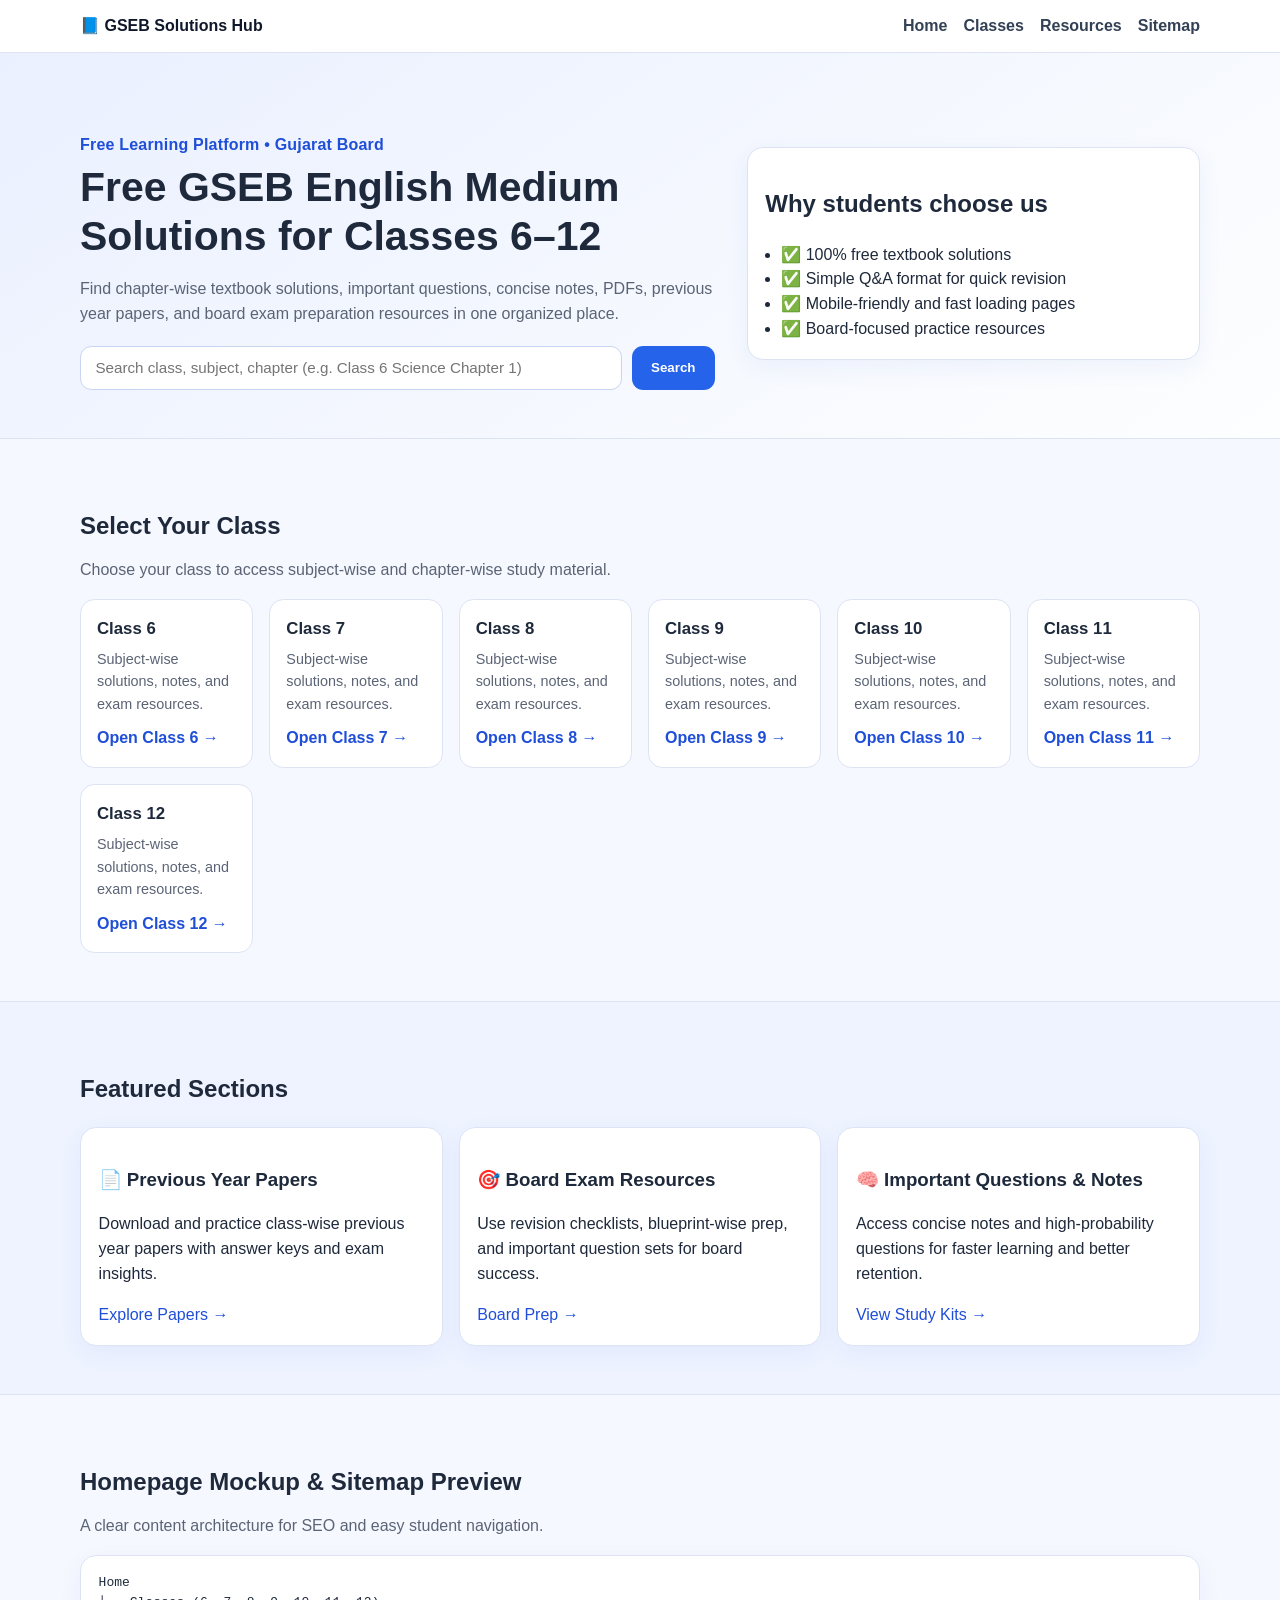
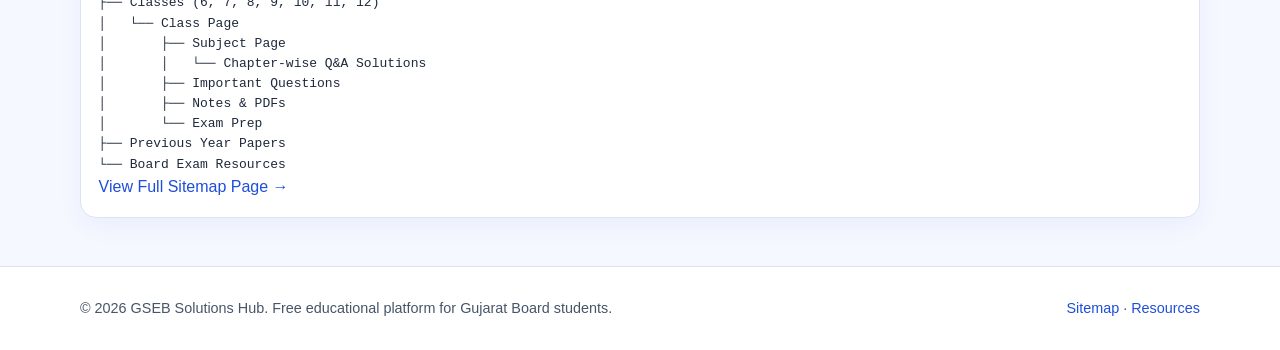
<file: index.html>
<!DOCTYPE html>
<html lang="en">
<head>
  <meta charset="UTF-8" />
  <meta name="viewport" content="width=device-width, initial-scale=1.0" />
  <title>GSEB Solutions Hub | Free GSEB English Medium Textbook Solutions</title>
  <meta name="description" content="GSEB Solutions Hub offers free GSEB English Medium textbook solutions for Classes 6 to 12, subject-wise chapters, notes, PDFs, important questions, and board exam resources." />
  <meta name="keywords" content="GSEB solutions, GSEB English medium, Class 6 to 12, textbook answers, Gujarat board, free study material" />
  <link rel="canonical" href="https://example.com/" />
  <meta property="og:title" content="GSEB Solutions Hub" />
  <meta property="og:description" content="Free GSEB English Medium textbook solutions for Classes 6-12." />
  <meta property="og:type" content="website" />
  <meta property="og:url" content="https://example.com/" />
  <meta name="theme-color" content="#1f4ed8" />
  <link rel="stylesheet" href="styles.css" />
</head>
<body>
  <header class="topbar sticky">
    <div class="container nav-wrap">
      <a class="logo" href="index.html">📘 GSEB Solutions Hub</a>
      <nav aria-label="Main navigation">
        <ul class="nav-links">
          <li><a href="index.html">Home</a></li>
          <li><a href="classes.html">Classes</a></li>
          <li><a href="resources.html">Resources</a></li>
          <li><a href="sitemap.html">Sitemap</a></li>
        </ul>
      </nav>
    </div>
  </header>

  <main>
    <section class="hero">
      <div class="container hero-grid">
        <div>
          <p class="eyebrow">Free Learning Platform • Gujarat Board</p>
          <h1>Free GSEB English Medium Solutions for Classes 6–12</h1>
          <p class="subtext">Find chapter-wise textbook solutions, important questions, concise notes, PDFs, previous year papers, and board exam preparation resources in one organized place.</p>
          <form class="search" role="search" action="classes.html" method="get">
            <label for="siteSearch" class="sr-only">Search class or subject</label>
            <input id="siteSearch" name="q" type="search" placeholder="Search class, subject, chapter (e.g. Class 6 Science Chapter 1)" />
            <button type="submit">Search</button>
          </form>
        </div>
        <aside class="hero-card" aria-label="Quick highlights">
          <h2>Why students choose us</h2>
          <ul>
            <li>✅ 100% free textbook solutions</li>
            <li>✅ Simple Q&A format for quick revision</li>
            <li>✅ Mobile-friendly and fast loading pages</li>
            <li>✅ Board-focused practice resources</li>
          </ul>
        </aside>
      </div>
    </section>

    <section class="section">
      <div class="container">
        <h2>Select Your Class</h2>
        <p class="section-sub">Choose your class to access subject-wise and chapter-wise study material.</p>
        <div class="grid class-grid" id="homeClassCards"></div>
      </div>
    </section>

    <section class="section muted">
      <div class="container">
        <h2>Featured Sections</h2>
        <div class="grid feature-grid">
          <article class="card">
            <h3>📄 Previous Year Papers</h3>
            <p>Download and practice class-wise previous year papers with answer keys and exam insights.</p>
            <a href="resources.html#papers">Explore Papers →</a>
          </article>
          <article class="card">
            <h3>🎯 Board Exam Resources</h3>
            <p>Use revision checklists, blueprint-wise prep, and important question sets for board success.</p>
            <a href="resources.html#board">Board Prep →</a>
          </article>
          <article class="card">
            <h3>🧠 Important Questions & Notes</h3>
            <p>Access concise notes and high-probability questions for faster learning and better retention.</p>
            <a href="resources.html#notes">View Study Kits →</a>
          </article>
        </div>
      </div>
    </section>

    <section class="section">
      <div class="container">
        <h2>Homepage Mockup & Sitemap Preview</h2>
        <p class="section-sub">A clear content architecture for SEO and easy student navigation.</p>
        <div class="card sitemap">
<pre>
Home
├── Classes (6, 7, 8, 9, 10, 11, 12)
│   └── Class Page
│       ├── Subject Page
│       │   └── Chapter-wise Q&A Solutions
│       ├── Important Questions
│       ├── Notes & PDFs
│       └── Exam Prep
├── Previous Year Papers
└── Board Exam Resources
</pre>
          <a href="sitemap.html">View Full Sitemap Page →</a>
        </div>
      </div>
    </section>
  </main>

  <footer class="footer">
    <div class="container footer-wrap">
      <p>© 2026 GSEB Solutions Hub. Free educational platform for Gujarat Board students.</p>
      <p><a href="sitemap.html">Sitemap</a> · <a href="resources.html">Resources</a></p>
    </div>
  </footer>

  <script src="data.js"></script>
  <script src="main.js"></script>
</body>
</html>
</file>
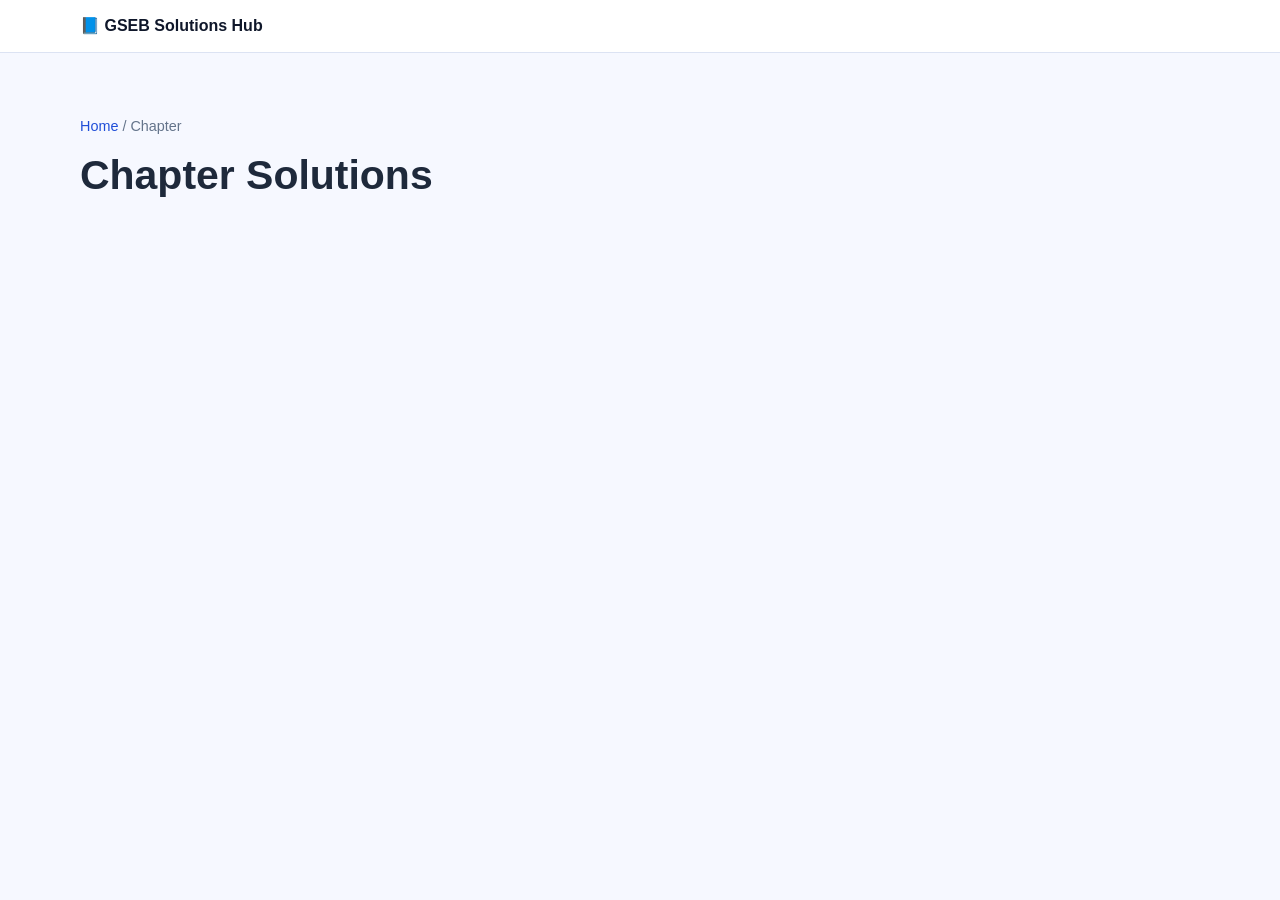
<file: chapter.html>
<!DOCTYPE html>
<html lang="en">
<head>
  <meta charset="UTF-8" />
  <meta name="viewport" content="width=device-width, initial-scale=1.0" />
  <title>Chapter Solutions | GSEB Solutions Hub</title>
  <meta name="description" content="Exercise-wise GSEB chapter solutions with questions and answers." />
  <link rel="stylesheet" href="styles.css" />
</head>
<body>
  <header class="topbar sticky"><div class="container nav-wrap"><a class="logo" href="index.html">📘 GSEB Solutions Hub</a></div></header>
  <main class="section">
    <div class="container">
      <p class="breadcrumbs"><a href="index.html">Home</a> / Chapter</p>
      <h1 id="chapterTitle">Chapter Solutions</h1>
      <section id="chapterBody"></section>
    </div>
  </main>
  <script src="data.js"></script>
  <script src="main.js"></script>
</body>
</html>
</file>
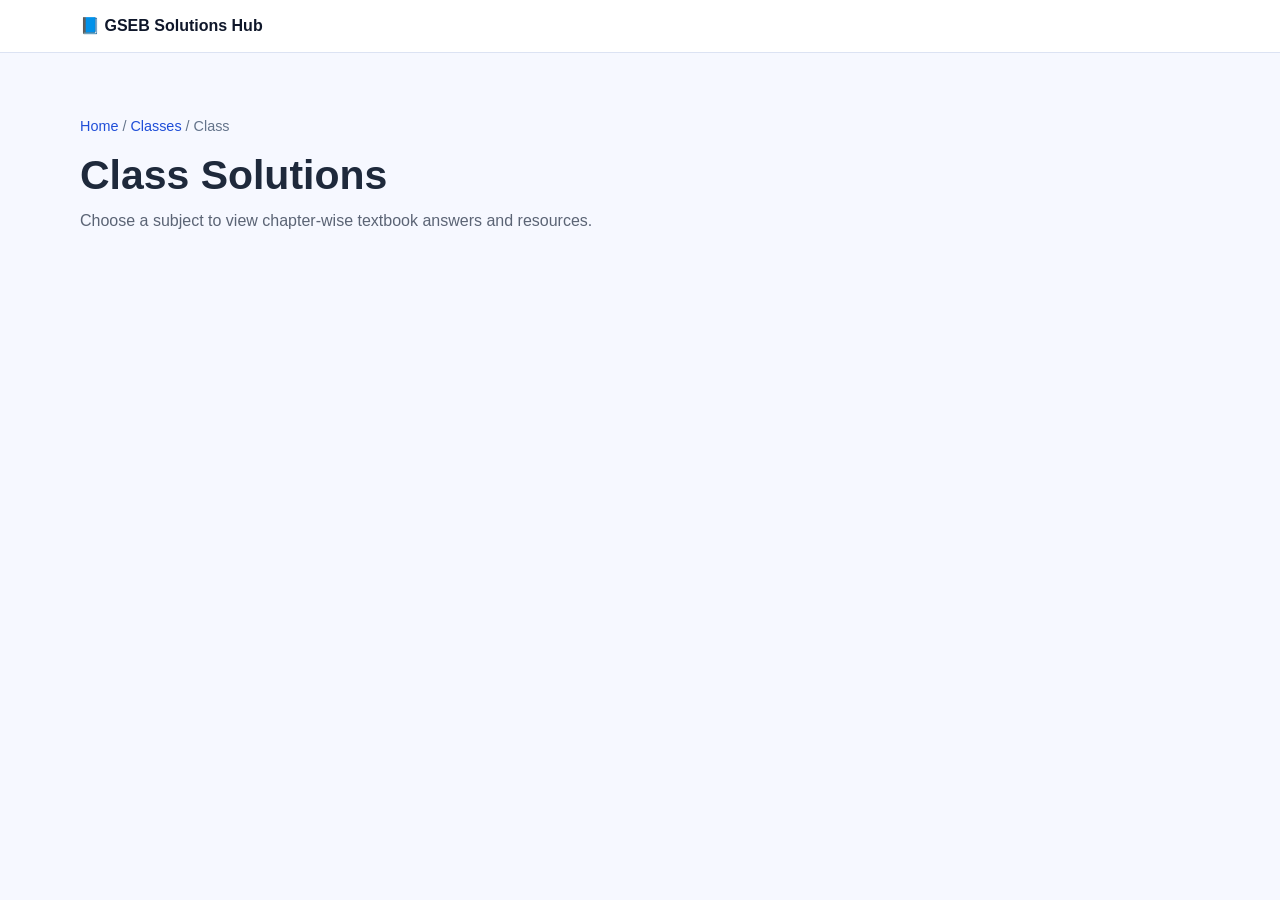
<file: class.html>
<!DOCTYPE html>
<html lang="en">
<head>
  <meta charset="UTF-8" />
  <meta name="viewport" content="width=device-width, initial-scale=1.0" />
  <title>Class Solutions | GSEB Solutions Hub</title>
  <meta name="description" content="Get subject-wise free GSEB solutions for your class." />
  <link rel="stylesheet" href="styles.css" />
</head>
<body>
  <header class="topbar sticky"><div class="container nav-wrap"><a class="logo" href="index.html">📘 GSEB Solutions Hub</a></div></header>
  <main class="section">
    <div class="container">
      <p class="breadcrumbs"><a href="index.html">Home</a> / <a href="classes.html">Classes</a> / Class</p>
      <h1 id="classTitle">Class Solutions</h1>
      <p class="section-sub">Choose a subject to view chapter-wise textbook answers and resources.</p>
      <section class="grid listing" id="classSubjects"></section>
    </div>
  </main>
  <script src="data.js"></script>
  <script src="main.js"></script>
</body>
</html>
</file>
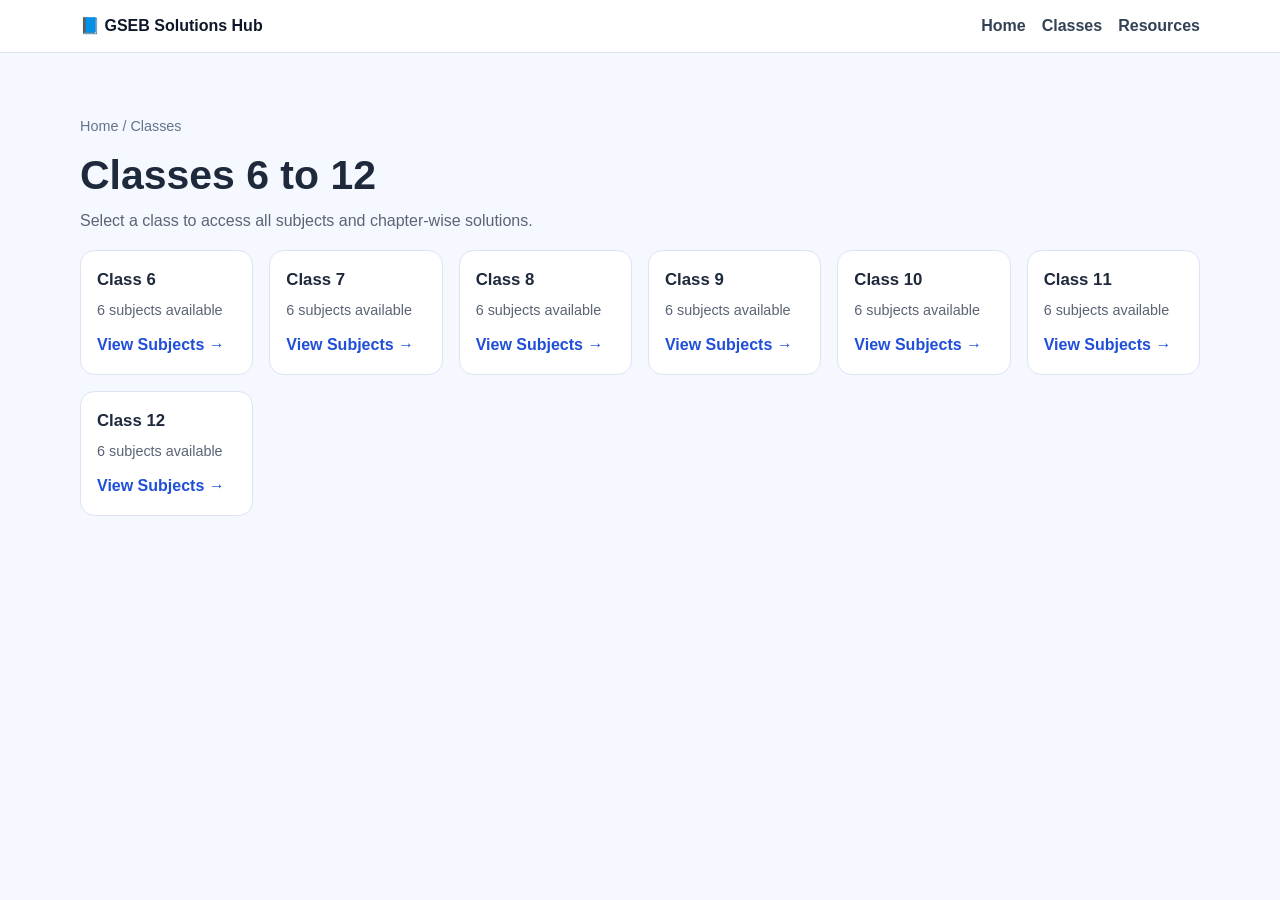
<file: classes.html>
<!DOCTYPE html>
<html lang="en">
<head>
  <meta charset="UTF-8" />
  <meta name="viewport" content="width=device-width, initial-scale=1.0" />
  <title>All Classes | GSEB Solutions Hub</title>
  <meta name="description" content="Browse free GSEB English Medium solutions by class from 6 to 12." />
  <link rel="stylesheet" href="styles.css" />
</head>
<body>
  <header class="topbar sticky">
    <div class="container nav-wrap">
      <a class="logo" href="index.html">📘 GSEB Solutions Hub</a>
      <nav><ul class="nav-links"><li><a href="index.html">Home</a></li><li><a href="classes.html">Classes</a></li><li><a href="resources.html">Resources</a></li></ul></nav>
    </div>
  </header>
  <main class="section">
    <div class="container">
      <p class="breadcrumbs">Home / Classes</p>
      <h1>Classes 6 to 12</h1>
      <p class="section-sub">Select a class to access all subjects and chapter-wise solutions.</p>
      <div class="grid class-grid" id="allClasses"></div>
    </div>
  </main>
  <script src="data.js"></script>
  <script src="main.js"></script>
</body>
</html>
</file>
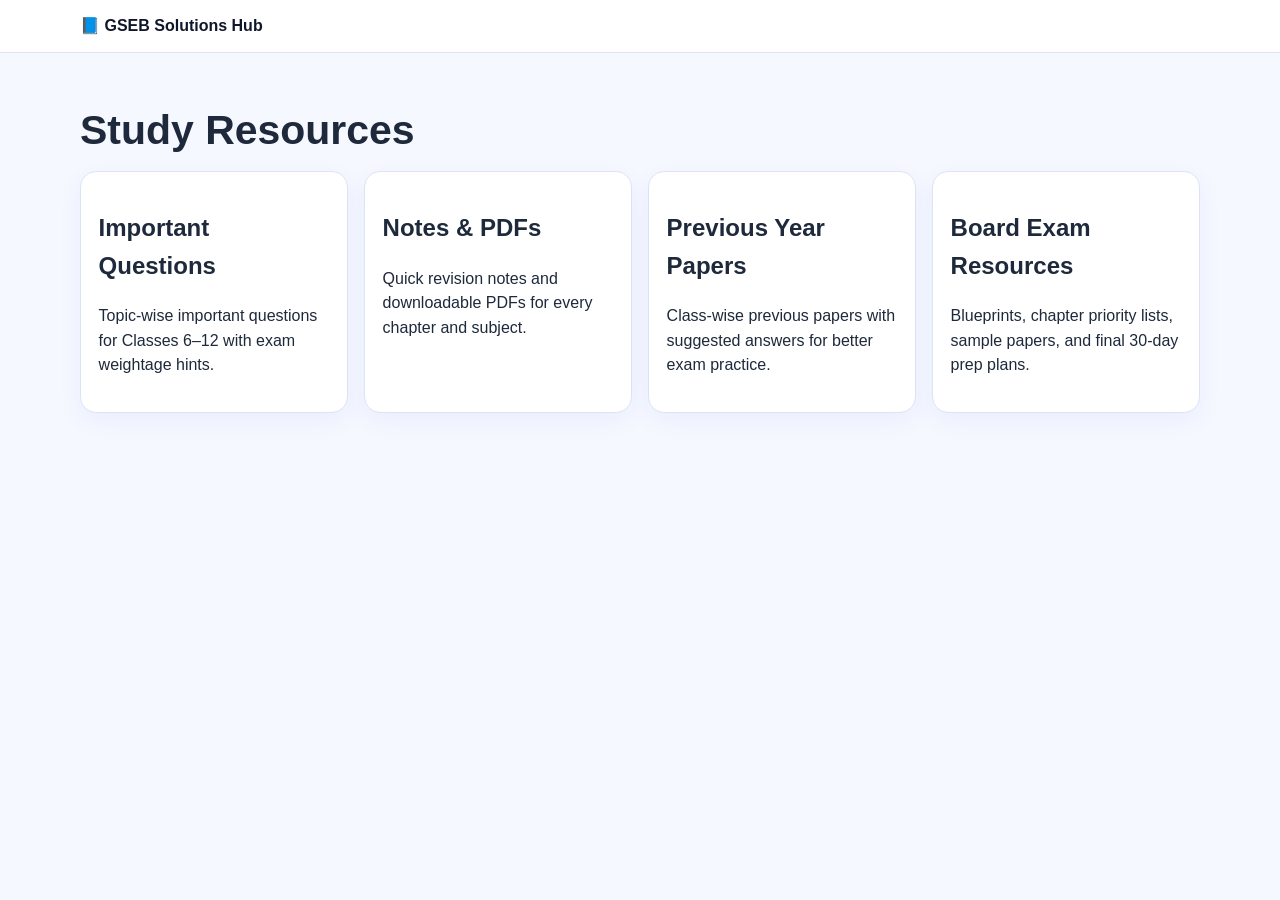
<file: resources.html>
<!DOCTYPE html>
<html lang="en">
<head>
  <meta charset="UTF-8" />
  <meta name="viewport" content="width=device-width, initial-scale=1.0" />
  <title>Study Resources | GSEB Solutions Hub</title>
  <meta name="description" content="Important questions, notes, PDFs, previous papers, and board exam resources for GSEB students." />
  <link rel="stylesheet" href="styles.css" />
</head>
<body>
  <header class="topbar sticky"><div class="container nav-wrap"><a class="logo" href="index.html">📘 GSEB Solutions Hub</a></div></header>
  <main class="section">
    <div class="container">
      <h1>Study Resources</h1>
      <div class="grid listing">
        <article id="important" class="card"><h2>Important Questions</h2><p>Topic-wise important questions for Classes 6–12 with exam weightage hints.</p></article>
        <article id="notes" class="card"><h2>Notes & PDFs</h2><p>Quick revision notes and downloadable PDFs for every chapter and subject.</p></article>
        <article id="papers" class="card"><h2>Previous Year Papers</h2><p>Class-wise previous papers with suggested answers for better exam practice.</p></article>
        <article id="board" class="card"><h2>Board Exam Resources</h2><p>Blueprints, chapter priority lists, sample papers, and final 30-day prep plans.</p></article>
      </div>
    </div>
  </main>
</body>
</html>
</file>
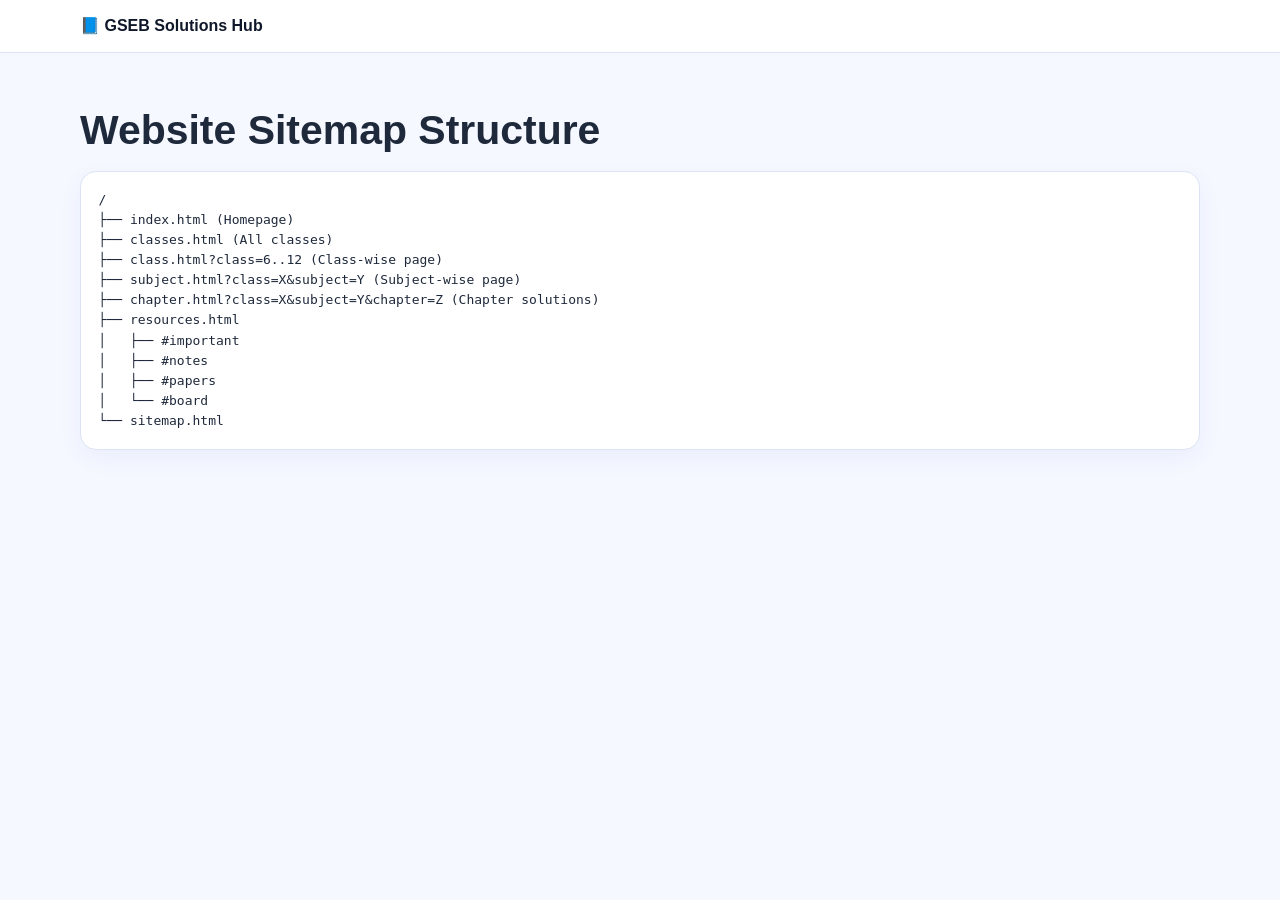
<file: sitemap.html>
<!DOCTYPE html>
<html lang="en">
<head>
  <meta charset="UTF-8" />
  <meta name="viewport" content="width=device-width, initial-scale=1.0" />
  <title>Sitemap | GSEB Solutions Hub</title>
  <meta name="description" content="Sitemap structure for GSEB Solutions Hub educational website." />
  <link rel="stylesheet" href="styles.css" />
</head>
<body>
  <header class="topbar sticky"><div class="container nav-wrap"><a class="logo" href="index.html">📘 GSEB Solutions Hub</a></div></header>
  <main class="section">
    <div class="container">
      <h1>Website Sitemap Structure</h1>
      <article class="card sitemap">
<pre>
/
├── index.html (Homepage)
├── classes.html (All classes)
├── class.html?class=6..12 (Class-wise page)
├── subject.html?class=X&subject=Y (Subject-wise page)
├── chapter.html?class=X&subject=Y&chapter=Z (Chapter solutions)
├── resources.html
│   ├── #important
│   ├── #notes
│   ├── #papers
│   └── #board
└── sitemap.html
</pre>
      </article>
    </div>
  </main>
</body>
</html>
</file>
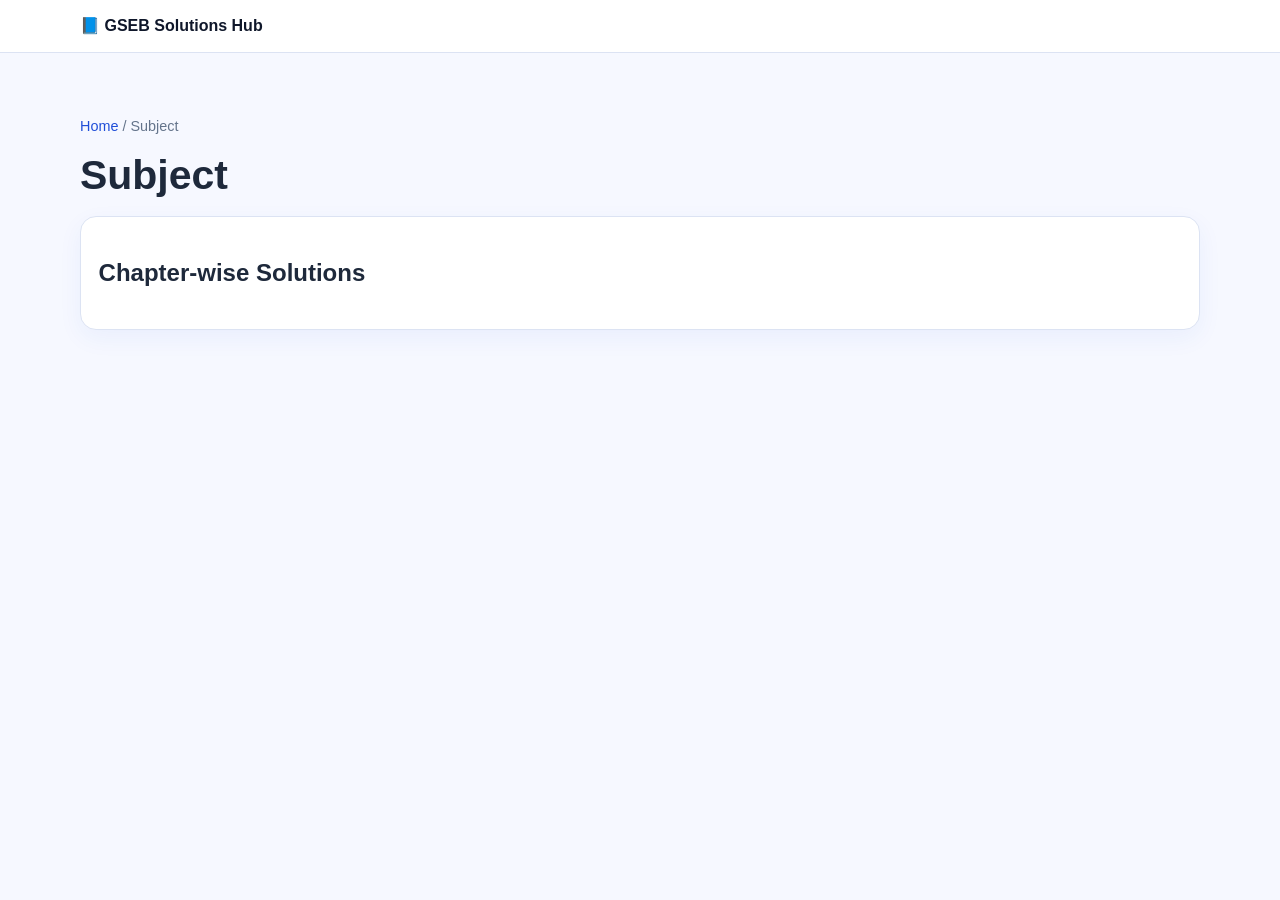
<file: subject.html>
<!DOCTYPE html>
<html lang="en">
<head>
  <meta charset="UTF-8" />
  <meta name="viewport" content="width=device-width, initial-scale=1.0" />
  <title>Subject Solutions | GSEB Solutions Hub</title>
  <meta name="description" content="Subject-wise chapter list with free GSEB English medium solutions." />
  <link rel="stylesheet" href="styles.css" />
</head>
<body>
  <header class="topbar sticky"><div class="container nav-wrap"><a class="logo" href="index.html">📘 GSEB Solutions Hub</a></div></header>
  <main class="section">
    <div class="container">
      <p class="breadcrumbs"><a href="index.html">Home</a> / Subject</p>
      <h1 id="subjectTitle">Subject</h1>
      <article class="card">
        <h2>Chapter-wise Solutions</h2>
        <ul class="chapter-list" id="chapterList"></ul>
      </article>
    </div>
  </main>
  <script src="data.js"></script>
  <script src="main.js"></script>
</body>
</html>
</file>
<file: styles.css>
:root {
  --bg: #f6f8ff;
  --text: #1e293b;
  --muted: #5b6475;
  --brand: #1f4ed8;
  --brand-2: #2563eb;
  --card: #ffffff;
  --border: #dce3f3;
  --success: #047857;
}
* { box-sizing: border-box; }
body {
  margin: 0;
  font-family: "Inter", "Segoe UI", Roboto, Arial, sans-serif;
  background: var(--bg);
  color: var(--text);
  line-height: 1.55;
}
a { color: var(--brand); text-decoration: none; }
a:hover { text-decoration: underline; }
.container { width: min(1120px, 92%); margin: 0 auto; }
.sticky {
  position: sticky;
  top: 0;
  z-index: 10;
  background: rgba(255,255,255,.95);
  backdrop-filter: blur(6px);
  border-bottom: 1px solid var(--border);
}
.nav-wrap { display: flex; justify-content: space-between; align-items: center; padding: .85rem 0; }
.logo { font-weight: 700; color: #0f172a; }
.nav-links { display: flex; gap: 1rem; margin: 0; padding: 0; list-style: none; }
.nav-links a { color: #334155; font-weight: 600; }
.hero {
  background: linear-gradient(145deg,#eaf0ff,#fdfefe);
  padding: 4rem 0 3rem;
  border-bottom: 1px solid var(--border);
}
.hero-grid { display: grid; grid-template-columns: 1.4fr 1fr; gap: 2rem; align-items: center; }
.eyebrow { color: var(--brand); font-weight: 700; letter-spacing: .2px; margin-bottom: .2rem; }
h1 { font-size: clamp(1.7rem, 3.2vw, 2.8rem); margin: .3rem 0 1rem; line-height: 1.2; }
.subtext { color: var(--muted); margin-bottom: 1.2rem; }
.search { display: flex; gap: .6rem; }
.search input {
  flex: 1;
  padding: .8rem .9rem;
  border: 1px solid #c9d4f0;
  border-radius: .7rem;
  font-size: .95rem;
}
.search button {
  border: 0;
  background: var(--brand-2);
  color: #fff;
  font-weight: 700;
  padding: .8rem 1.2rem;
  border-radius: .7rem;
  cursor: pointer;
}
.hero-card, .card {
  background: var(--card);
  border: 1px solid var(--border);
  border-radius: 1rem;
  padding: 1.1rem;
  box-shadow: 0 8px 24px rgba(31,78,216,.06);
}
.hero-card ul { padding-left: 1rem; margin: .5rem 0 0; }
.section { padding: 3rem 0; }
.muted { background: #eef3ff; border-block: 1px solid var(--border); }
.section-sub { color: var(--muted); margin-top: -.4rem; }
.grid { display: grid; gap: 1rem; }
.class-grid { grid-template-columns: repeat(auto-fit, minmax(170px, 1fr)); }
.feature-grid { grid-template-columns: repeat(auto-fit, minmax(220px, 1fr)); }
.class-card {
  padding: 1rem;
  border-radius: .9rem;
  border: 1px solid var(--border);
  background: #fff;
}
.class-card h3 { margin: 0; font-size: 1.05rem; }
.class-card p { margin: .4rem 0 .7rem; color: var(--muted); font-size: .9rem; }
.class-card a { font-weight: 700; }
.footer {
  border-top: 1px solid var(--border);
  background: #fff;
}
.footer-wrap { display: flex; justify-content: space-between; gap: 1rem; padding: 1rem 0; font-size: .9rem; color: #475569; }
.sr-only {
  position: absolute;
  width: 1px;
  height: 1px;
  padding: 0;
  margin: -1px;
  overflow: hidden;
  clip: rect(0, 0, 0, 0);
  white-space: nowrap;
  border: 0;
}
.breadcrumbs { font-size: .9rem; color: #64748b; margin-bottom: .8rem; }
.listing { grid-template-columns: repeat(auto-fit, minmax(240px, 1fr)); }
.chapter-list { list-style: none; padding: 0; margin: 0; }
.chapter-list li {
  border-bottom: 1px solid #e9edfb;
  padding: .6rem 0;
  display: flex;
  justify-content: space-between;
  gap: .5rem;
}
.tag { display: inline-block; background: #edf4ff; color: #1d4ed8; padding: .2rem .55rem; border-radius: 999px; font-size: .8rem; font-weight: 700; }
.answer-box { border-left: 3px solid var(--brand); background: #f8faff; padding: .9rem; margin-top: .6rem; border-radius: .45rem; }
pre { margin: 0; overflow-x: auto; }
@media (max-width: 860px) {
  .hero-grid { grid-template-columns: 1fr; }
  .footer-wrap { flex-direction: column; }
}
</file>
